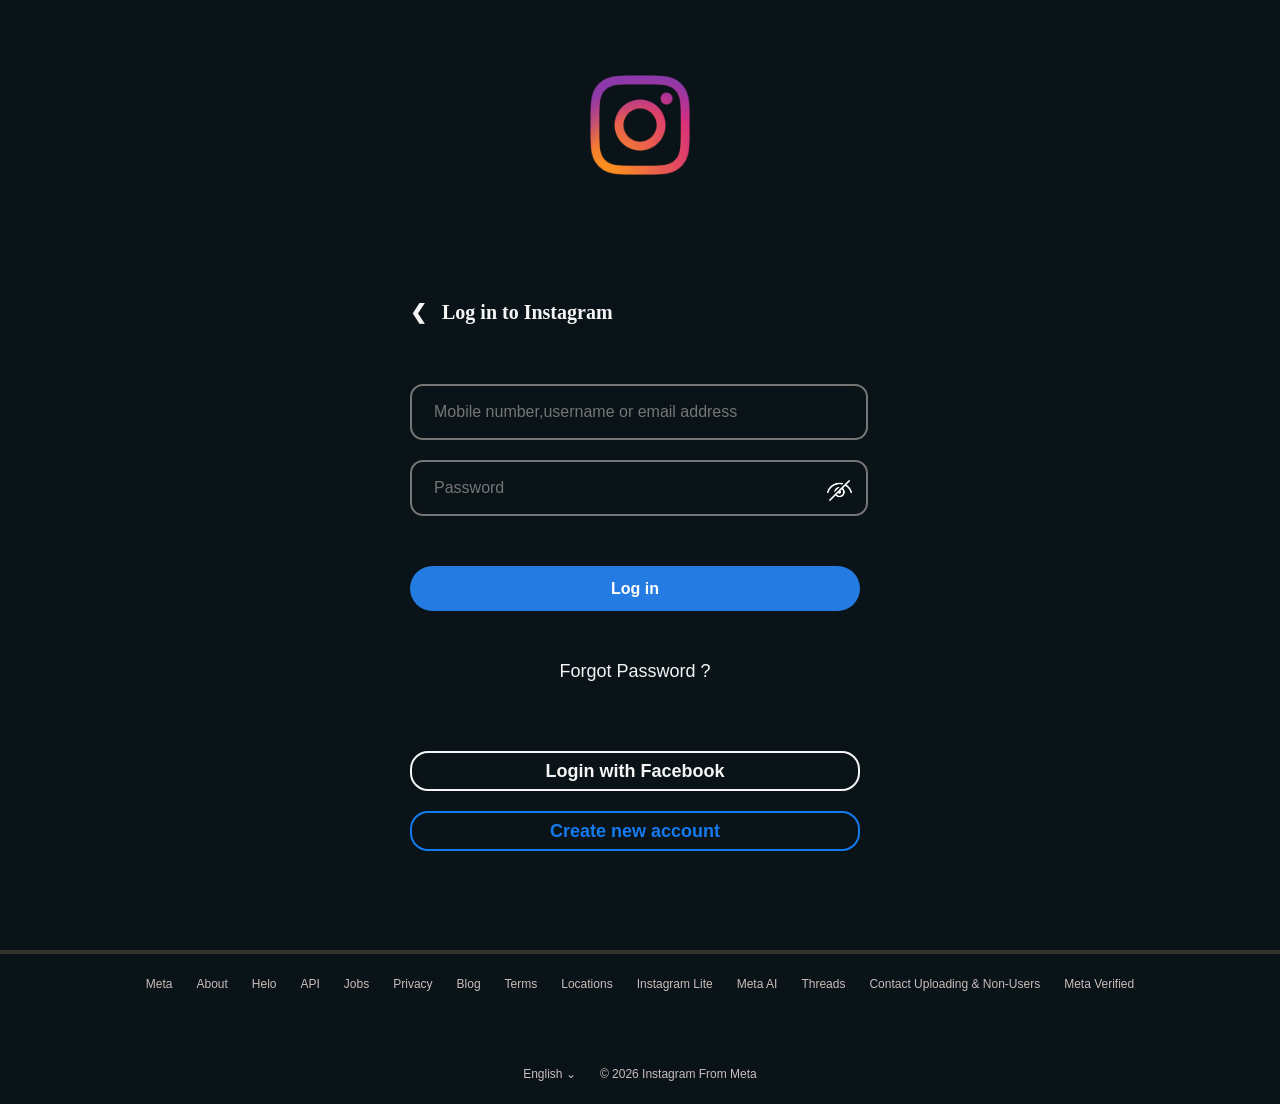
<file: index.html>
<!DOCTYPE html>
<html>
<head>

<link rel="stylesheet" href="styles/instagram-login-page.css">
<link rel="icon" href="images/Instagram_icon.png" type="image/x-icon">
<link rel="stylesheet" href="styles/basic.css">

<title>Instagram</title>

</head>


<body style="background-color: #0A1317;">
   
<div class="main-div" >

<div style="background-color: black;"></div>
<div style="background-color: black;height: 950px;">

   <div><img src="images/insta_logo.png" class="logo" alt=""></div>
      <div>
            <div>
                <p class="text_1">See everyday moments from</p>
                
            </div>
            <div>
               <p class="your_text">your&nbsp</p>
               <p class="color_text">close friends.</p>

            </div>

            <div>
               <img class="image_1"  src="images/image.png" alt="">

            </div>


      </div>
      
</div>
<div style="background-color: black;"></div>
<div style="background-color: rgb(51, 51, 45);"></div>


<div style="background-color: #0A1317;"></div>
<div style="background-color: #0A1317;height: 900px;">
   
   <div class="content-div"> 
      <div class="logo-div"><img src="images/insta_logo.png" alt="" class="insta-logo"></div>     
      <p class="login_to_instagram_text">&#10094 &nbsp Log in to Instagram</p>
      <div>
            <input class="username" type="text" placeholder="Mobile number,username or email address">
        </div>
        <div class="password-div" >
            <button class="show-button" onclick="showpassword();"><img id="show-img" class="show-img" src="images/hide.png" alt=""></button>
            <input type="password" class="password" id="password" placeholder="Password">
            
        </div>
        <div>
            <button class="login_button">Log in </button>
        </div>
        <div>

         
<a href="forgot-password-page.html">
   <button class="forgot_password_text">
      Forgot Password ?</button>
</a> 
        </div>
        <div>
        
         <a href="facebook-login.html">
            <button class="login_with_facebook_button">
               Login with Facebook</button>
</a>         
        </div>
        <div>
<a href="create-account-page.html">
   <button class="create_new_account_button">
      Create new account </button>
</a>         
        </div>

       
</div>
</div>
<div style="background-color: #0A1317;"></div>


</div>

     
   
</div>


<div>

<div style="height: 3.9px;background-color: rgb(51, 51, 45);"></div > 

</div>

   <div style="height: 80px;padding-top: 20px;display: flex;justify-content: space-between;justify-content: center;">
   

   <div style="display: inline;">
      <p class="peras">Meta</p>
      <p class="peras">About</p>
      <p class="peras">Helo</p>
      <p class="peras">API</p>
      <p class="peras">Jobs</p>
      <p class="peras">Privacy</p>
      <p class="peras">Blog</p>
      <p class="peras">Terms</p>
      <p class="peras">Locations</p>
      <p class="peras">Instagram Lite</p>
      <p class="peras">Meta AI</p>
      <p class="peras">Threads</p>
      <p class="peras">Contact Uploading & Non-Users</p>
      <p class="peras">Meta Verified</p>
      
      
   </div>

   


</div>

<div style="height: 40px;padding-top: 10px;display: flex;justify-content: center;">
<div></div>
 <div>
<p class="peras">English &#8964</p>
 <p class="peras"> &#169 2026 Instagram From Meta</p>

 </div>


 <div></div>
</div>

<script>



function showpassword(){
   let image='';

   const img = document.getElementById("show-img");
   
  

   const input = document.getElementById("password");
   if(input.type==="password"){
      input.type="text";
      image='show';
      
   }
   else{
      input.type="password";
      image='hide';
   }

   img.src=`images/${image}.png`

}

</script>

</body>
</html>
</file>
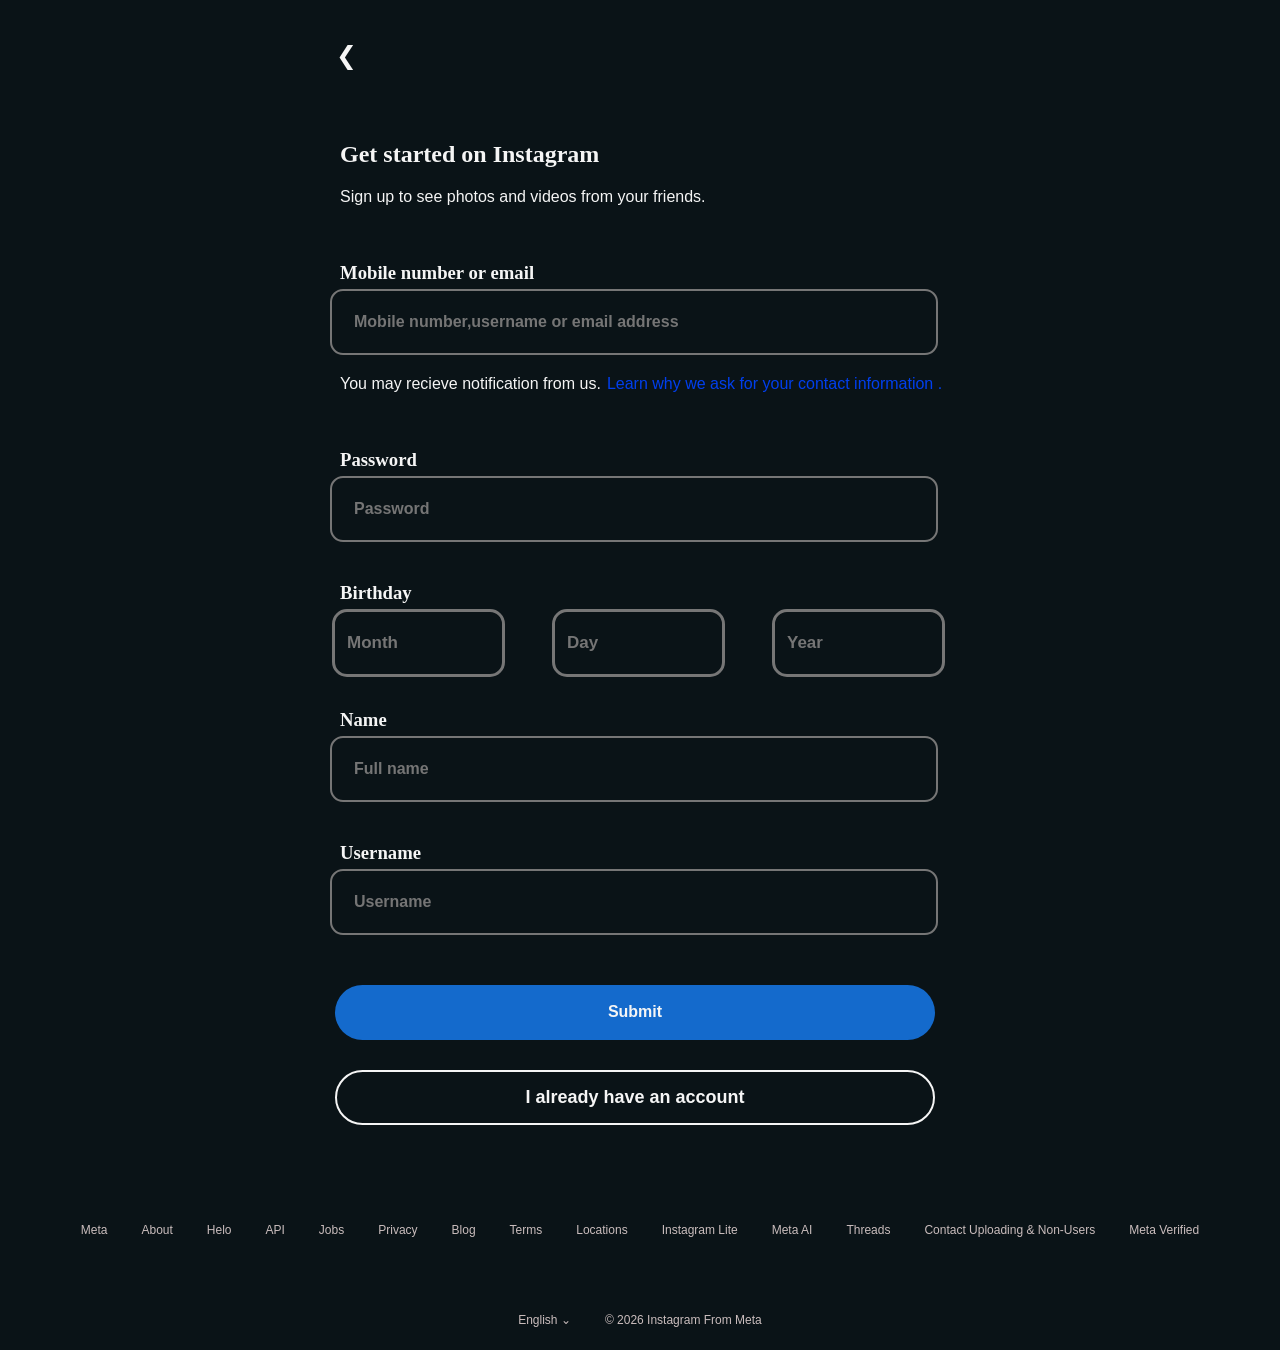
<file: create-account-page.html>
<!DOCTYPE html>
<html>

<head>
<link rel="stylesheet" href="styles/create-account.css">
<link rel="stylesheet" href="styles/basic.css">
<link rel="icon" href="images/Instagram_icon.png" type="image/x-icon">


<title>Instagram</title>

</head>
<body>
    
    <div style="display: grid;
        grid-template-columns: 1fr 800px 1fr;
        height: 1200px;
        background-color: #0A1317;">

        <div style="background-color:#0A1317" >


        </div>
        <div>
            <div>
                    <a href="index.html"><button class="back-button">&#10094</button></a>
                </div>
                <div><h2 style="color: whitesmoke;
                padding-left: 100px;">Get started on Instagram</h2></div>

                <div>
                    <p>Sign up to see photos and videos from your friends.</p>
                </div>
                <div>
                    <h3>Mobile number or email</h3>
                </div>

                

            <div>
                <input class="username" type="text" placeholder="Mobile number,username or email address">
            </div>

            <div>
                    <div style="display: inline-block;"><p>You may recieve notification from us.</p></div>
                    <div style="display: inline-block;"><p class="blue-font">Learn why we ask for your contact information .</p></div>
            </div>

                <div><h3>Password</h3></div>

        <div >
            <input type="password" class="username" type="text" placeholder="Password">
        </div>

        <div><h3>Birthday</h3></div>

        <div style="display: flex;
        flex-direction: row;
        width: 600px;
        margin-left: 45px;

        
        
        height: 60px;">
            <div>
                <label for="month"></label>
                <input class="dob" list="months" name="month" id="month" placeholder="Month">
                <datalist id="months">
                    <option value="January"></option>
                    <option value="February"></option>
                    <option value="March"></option>
                    <option value="April"></option>
                    <option value="May"></option>
                    <option value="June"></option>
                    <option value="July"></option>
                    <option value="August"></option>
                    <option value="September"></option>
                    <option value="October"></option>
                    <option value="November"></option>
                    <option value="December"></option>
                </datalist>
            </div>
            <div>
                <label for="days"></label>
                <input class="dob" list="days" name="day" id="day" placeholder="Day">
                <datalist id="days">
                    <option value="01"></option>
                    <option value="02"></option>
                    <option value="03"></option>
                    <option value="04"></option>
                    <option value="05"></option>
                    <option value="06"></option>
                    <option value="07"></option>
                    <option value="08"></option>
                    <option value="09"></option>
                    <option value="10"></option>
                    <option value="11"></option>
                    <option value="12"></option>
                    <option value="13"></option>
                    <option value="14"></option>
                    <option value="15"></option>
                    <option value="16"></option>
                    <option value="17"></option>
                    <option value="18"></option>
                    <option value="19"></option>
                    <option value="20"></option>
                    <option value="21"></option>
                    <option value="22"></option>
                    <option value="23"></option>
                    <option value="24"></option>
                    <option value="25"></option>
                    <option value="26"></option>
                    <option value="27"></option>
                    <option value="28"></option>
                    <option value="29"></option>
                    <option value="30"></option>
                    <option value="31"></option>
                </datalist>
            </div>
            <div>
                <label for="year"></label>
                <input class="dob" list="years" name="year" id="year" placeholder="Year">
                <datalist id="years">
                  
                        <option value="1997"></option>
                        <option value="1998"></option>
                        <option value="1999"></option>
                        <option value="2000"></option>
                        <option value="2001"></option>
                        <option value="2002"></option>
                        <option value="2003"></option>
                        <option value="2004"></option>
                        <option value="2005"></option>
                        <option value="2006"></option>
                        <option value="2007"></option>
                        <option value="2008"></option>
                </datalist>
            </div>
        </div>

        <div><h3>Name</h3></div>
        <div><input class="username" type="text" placeholder="Full name"></div>


        <div><h3>Username</h3></div>
        <div><input class="username" type="text" placeholder="Username"></div>

       

        <div>
            <button class="submit-button">Submit</button>
        </div>
        <div>
            <a href="index.html">            <button class="already-have-an-account-button">I already have an account</button>
</a>
        </div>



        </div>
        
        <div style="background-color:#0A1317">

        </div>


        



    </div>

     <div style="height: 80px;padding-top: 20px;display: flex;justify-content: space-between;background-color: #0A1317;">
   <div></div>

   <div style="display: inline;">
      <p class="peras">Meta</p>
      <p class="peras">About</p>
      <p class="peras">Helo</p>
      <p class="peras">API</p>
      <p class="peras">Jobs</p>
      <p class="peras">Privacy</p>
      <p class="peras">Blog</p>
      <p class="peras">Terms</p>
      <p class="peras">Locations</p>
      <p class="peras">Instagram Lite</p>
      <p class="peras">Meta AI</p>
      <p class="peras">Threads</p>
      <p class="peras">Contact Uploading & Non-Users</p>
      <p class="peras">Meta Verified</p>
      
      
   </div>

   <div></div>


</div>

<div style="height: 40px;padding-top: 10px;display: flex;justify-content: center;background-color:#0A1317;">
<div></div>
 <div>
<p class="peras">English &#8964</p>
 <p class="peras"> &#169 2026 Instagram From Meta</p>

 </div>


 <div></div>
</div>



</div>
</body>


</html>
</file>
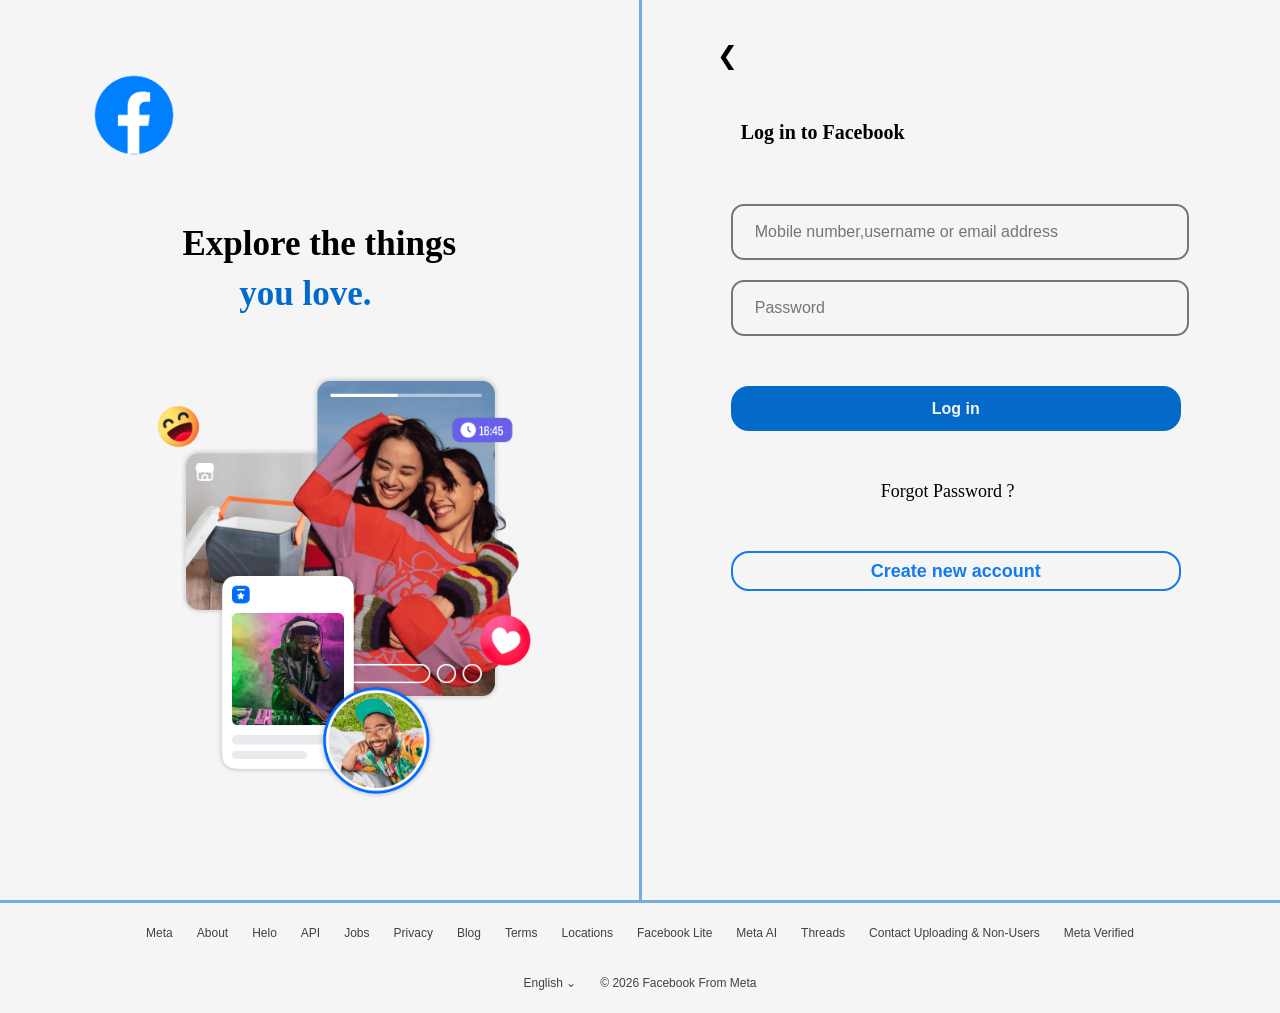
<file: facebook-login.html>
<!DOCTYPE html>
<html>
<head>

<link rel="stylesheet" href="styles/facebook-login.css">
<link rel="icon" href="images/facebook-logo.png" type="image/x-icon">
<link rel="stylesheet" href="styles/basic.css">

<title>Facebook</title>

</head>


<body >
   
<div style="display: grid;
grid-template-columns: 1fr 500px 1fr 3px 1fr 500px 1fr;
">

<div style="background-color: whitesmoke;"></div>
<div style="background-color:whitesmoke;height: 900px;">

   <div><img src="images/facebook-logo.png" class="logo" alt=""></div>
      <div>
            <div>
                <p class="text_1">Explore the things</p>
                
            </div>
            <div>
               
               <p class="color_text">you love.</p>

            </div>

            <div>
               <img class="image_1"  src="images/facebook-img.png" alt="">

            </div>


      </div>
      
</div>
<div style="background-color: whitesmoke;"></div>
<div style="background-color: rgb(117, 173, 224);"></div>


<div style="background-color: whitesmoke;"></div>
<div style="background-color:whitesmoke ;height: 900px;">
   <div>
    <div>
                    <a href="index.html"><button class="back-button">&#10094</button></a>
                </div>
    
    <p class="login-to-facebook-text">&nbsp Log in to Facebook</p>
      <div>
            <input class="username" type="text" placeholder="Mobile number,username or email address">
        </div>
        <div >
            <input type="password" class="password" type="text" placeholder="Password">
        </div>
        <div>
            <button class="login_button">Log in </button>
        </div>
        <div>

         
<div>
    <a href=""class="forgot_password_text">Forgot Password ?
</a>
</div>          
        </div>
        
        <div>
<a href=""><button class="create_new_account_button">Create new account </button>
</a>         
        </div>

       
</div>
</div>
<div style="background-color: whitesmoke;"></div>


</div>

     
   
</div>


<div>

<div style="height: 3px;background-color:rgb(117, 173, 224);"></div > 

</div>


<div style="height: 40px;padding-top: 20px;display: flex;justify-content: space-between;">
   <div></div>

   <div style="display: inline;">
      <p class="peras-1">Meta</p>
      <p class="peras-1">About</p>
      <p class="peras-1">Helo</p>
      <p class="peras-1">API</p>
      <p class="peras-1">Jobs</p>
      <p class="peras-1">Privacy</p>
      <p class="peras-1">Blog</p>
      <p class="peras-1">Terms</p>
      <p class="peras-1">Locations</p>
      <p class="peras-1">Facebook Lite</p>
      <p class="peras-1">Meta AI</p>
      <p class="peras-1">Threads</p>
      <p class="peras-1">Contact Uploading & Non-Users</p>
      <p class="peras-1">Meta Verified</p>
      
      
   </div>

   <div></div>


</div>

<div style="height: 40px;padding-top: 10px;display: flex;justify-content: center;">
<div></div>
 <div>
<p class="peras-1">English &#8964</p>
 <p class="peras-1"> &#169 2026 Facebook From Meta</p>

 </div>


 <div></div>
</div>



</body>



</html>
</file>
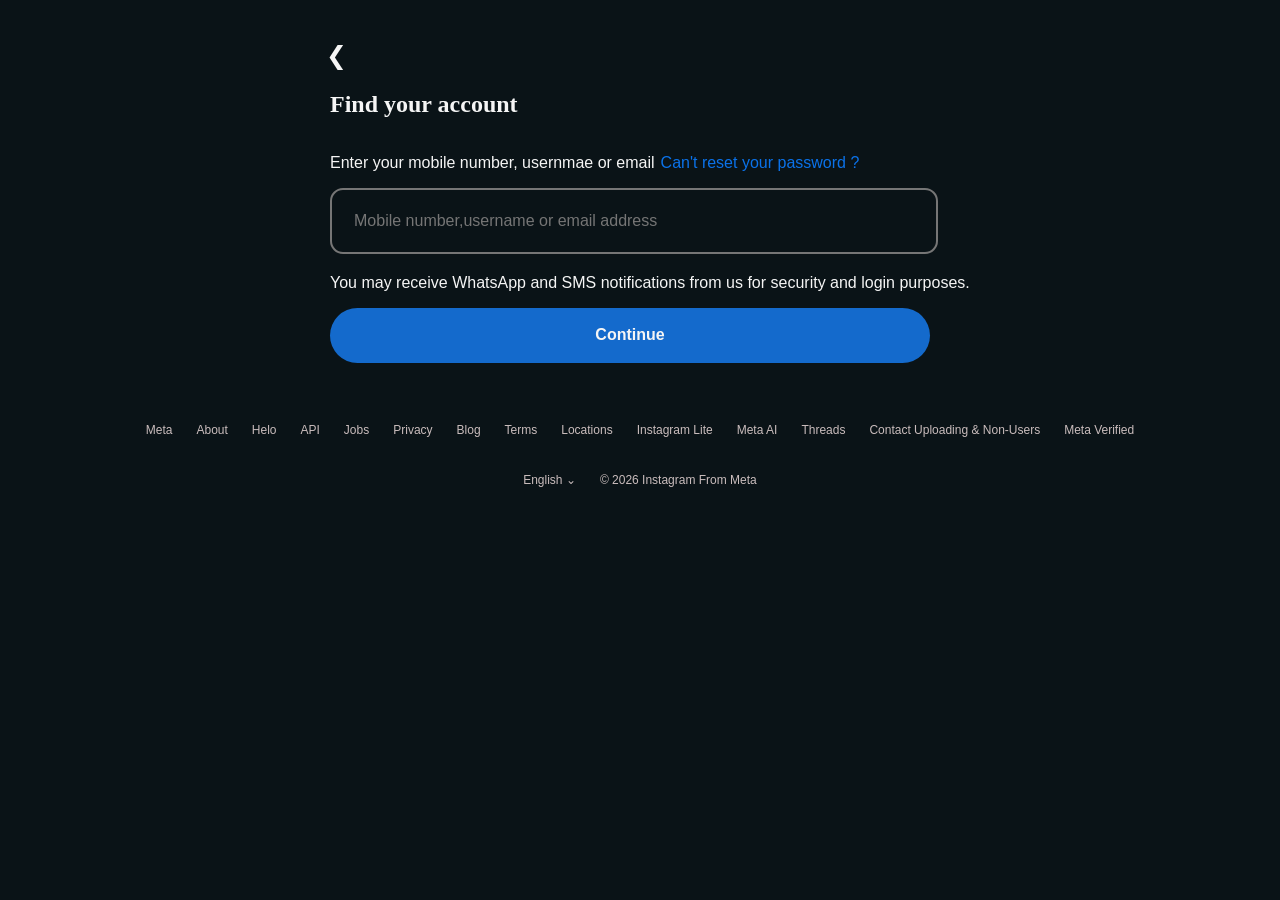
<file: forgot-password-page.html>
<!DOCTYPE html>
<html>

<head>

<link rel="stylesheet" href="styles/forgot-password.css">
<link rel="icon" href="images/Instagram_icon.png" type="image/x-icon">
<link rel="stylesheet" href="styles/basic.css">
<title>Instagram</title>

</head>

<body >

        <div style="display: grid;
        grid-template-columns: 1fr 900px 1fr;
        height: 400px;">
            <div style="background-color: #0A1317;">

            </div>
            <div style="background-color: #0A1317;">

                <div>
                    <a href="index.html"><button class="back-button">&#10094</button></a>
                </div>
                <div><h2 style="color: whitesmoke;
                padding-left: 140px;">Find your account</h2></div>
                <div>

                    <div  style="display: inline-block;">
                        <p>Enter your mobile number, usernmae or email</p>

 
                    </div>
                    <div  style="display: inline-block;">
                        <p class="reset-your-password">Can't reset your password ?</p>
                    </div>

                </div>
                <div>
            <div>
                <input class="username" type="text" placeholder="Mobile number,username or email address">
            </div>
                </div>
                <div>
                    <p>You may receive WhatsApp and SMS notifications from us for security and login purposes.</p>
                </div>
                <div>
                <div>
                <button class="login_button">Continue</button>
                </div>
                </div>

            </div>
            <div style="background-color: #0A1317;">
                
            </div>

        </div>

        <div style="height: 40px;padding-top: 20px;display: flex;justify-content: space-between;">
   <div></div>

   <div style="display: inline;">
      <p class="peras">Meta</p>
      <p class="peras">About</p>
      <p class="peras">Helo</p>
      <p class="peras">API</p>
      <p class="peras">Jobs</p>
      <p class="peras">Privacy</p>
      <p class="peras">Blog</p>
      <p class="peras">Terms</p>
      <p class="peras">Locations</p>
      <p class="peras">Instagram Lite</p>
      <p class="peras">Meta AI</p>
      <p class="peras">Threads</p>
      <p class="peras">Contact Uploading & Non-Users</p>
      <p class="peras">Meta Verified</p>
      
      
   </div>

   <div></div>


</div>
<div style="height: 40px;padding-top: 10px;display: flex;justify-content: center;">
<div></div>
 <div>
<p class="peras">English &#8964</p>
 <p class="peras"> &#169 2026 Instagram From Meta</p>

 </div>


 <div></div>
</div>
        

</body>
</html>
</file>
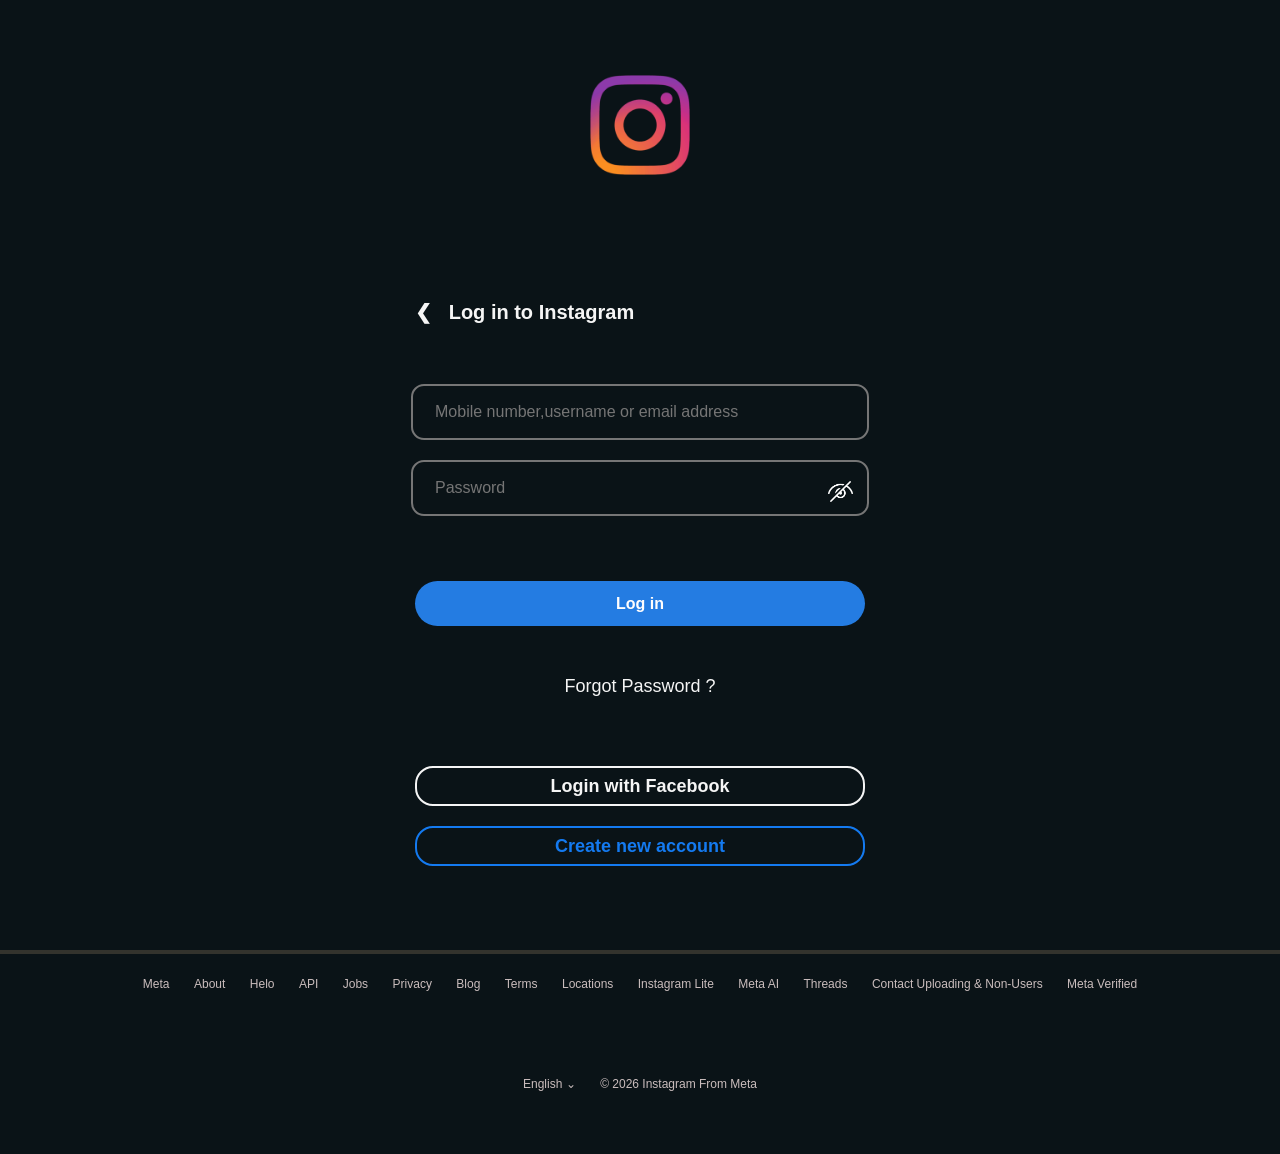
<file: index-02.html>
<!DOCTYPE html>
<html>
<head>

<link rel="stylesheet" href="styles/instagram-login-pageV-02.css">
<link rel="icon" href="images/Instagram_icon.png" type="image/x-icon">
<link rel="stylesheet" href="styles/basic.css">
<meta name="viewport" content="width=device-width, initial-scale=0.7">



<title>Instagram</title>

</head>


<body style="background-color: #0A1317;">
   
<div class="main-div" >


<div  style="background-color: black;height: 950px;">

   <div><img src="images/insta_logo.png" class="logo" alt=""></div>
      <div>
            <div>
                <p class="text_1">See everyday moments from</p>
                
            </div>
            <div>
               <p class="your_text">your&nbsp</p>
               <p class="color_text">close friends.</p>

            </div>

            <div class="input-div" >
               <img class="image_1"  src="images/image.png" alt="">

            </div>


      </div>
      
      </div>
      
      <div style="background-color: rgb(51, 51, 45);"></div>
      
      
     
      <div style="background-color: #0A1317;height: 900px;">
   
   <div class="content-div"> 
      <div 
               class="logo-div input-div">
               <img src="images/insta_logo.png"
               alt="" class="insta-logo">
      </div> 

       <div class="login-text">
          <p class="login_to_instagram_text">&#10094 &nbsp Log in to Instagram</p>
       </div>    
              

      <div class="input-div">
            <input class="username input-username" 
            onkeydown="keydown(event);"
            
            type="text"
            placeholder="Mobile number,username or email address">

      </div>
      <div
             class="password-div input-div" >
            <button class="show-button"
             onclick="showpassword();">
             <img id="show-img"
              class="show-img" 
              src="images/hide.png"             
              alt=""
              ></button>

            <input type="password"
            onkeydown="keydown(event);"
            id="password"
            class="password input-password" 
            
            placeholder="Password">

            <p class="incorrect-password"></p>
            
      </div>
      <div >
            
               
           
            <button onclick="incorrect();accountPage();
            " class="login_button"
            >Log in </button>

            <div id="account-page">

            </div>

            

            
            
            
          

      </div>
      <div class="input-div">

         
            <a href="forgot-password-page.html">
               <button class="forgot_password_text">
                  Forgot Password ?</button>
            </a> 
      </div>
      <div class="input-div">
        
            <a href="facebook-login.html">
               <button class="login_with_facebook_button">
                  Login with Facebook</button>
               </a>         
      </div>
      <div class="input-div">
            <a href="create-account-page.html">
               <button class="create_new_account_button">
                  Create new account </button>
            </a>         
      </div>

       
      </div>
      </div>
      


</div>

     
   
</div>


<div>

<div class="bottom-border"></div > 

</div>


<div class="contact-div">
   

   <div style="display: inline;">
      <p class="peras">Meta</p>
      <p class="peras">About</p>
      <p class="peras">Helo</p>
      <p class="peras">API</p>
      <p class="peras">Jobs</p>
      <p class="peras">Privacy</p>
      <p class="peras">Blog</p>
      <p class="peras">Terms</p>
      <p class="peras">Locations</p>
      <p class="peras">Instagram Lite</p>
      <p class="peras">Meta AI</p>
      <p class="peras">Threads</p>
      <p class="peras">Contact Uploading & Non-Users</p>
      <p class="peras">Meta Verified</p>
      
      
   </div>

   


</div>

<div class="contact-div" >

 <div>
<p class="peras">English &#8964</p>
 <p class="peras"> &#169 2026 Instagram From Meta</p>

 </div>



</div>



<script src="basic.js"></script>






</body>


</html>
</file>
<file: styles/instagram-login-page.css>
*{
         margin: 0%;
      }
      .main-div{

         display: grid;
         grid-template-columns: 1fr 500px 1fr 3px 1fr 500px 1fr;
         
      }
     

     .login_button{
        background-color: rgb(36, 124, 226);
        color: rgb(255, 253, 253);
        border: none;
        height: 45px;
        width: 450px;
        border-radius: 23px;
        font-weight: bold;
        font-size: 16px;
        margin-left:20px ;
        margin-right: 20px;
        cursor: pointer;
        display: block;
        cursor: pointer;
        margin-top: 50px;
        
       transition: box-shadow 0.15s,font-size 0.15s;
     }

     .username{

        height: 50px;
        width: 450px;
        border-width: 2.3px;
        border-radius: 13px;
        border-style: solid;
        font-family: arial;
        font-size: 16px;
        margin-left: 20px;
        margin-right: 20px;
        margin-top: 50px;
        background: none;
        color: #dae0e2;
        display: block;
        margin-bottom: 20px;
        text-indent: 20px;
         
     }
     .username:hover,.password:hover{
      border-color: rgb(177, 165, 165);
     }
     .login_button:active{
   
      opacity: 90%;
      
     }

     .password{

       
        height: 50px;
        width: 450px;
        border-radius: 13px;
        border-style: solid;
        text-indent: 20px;
        font-family: arial;
        font-size: 16px;
        color: #dae0e2;
        margin-left: 20px;
        margin-right: 20px;
        background: none;
        display: block;
        border-width: 2.3px;

         
     }
     .password-div{

      position: relative;
      display: inline-block;

     }
     .show-button{
      position: absolute;
      right: 30px;
      top: 30%;
      background-color: transparent;
      border: none;

     }
     .show-img{
      width: 25px;
      
     }

   

     .forgot_password_text{
      
     
      font-size: 18px;
      background: none;
      border: none;
      color: whitesmoke;
      width: 450px;
      height: 40px;
      margin-top: 40px;
      margin-left: 20px;
      margin-right: 20px;
      margin-bottom: 40px;
      border-radius: 18px;
      cursor: pointer;
      text-decoration: none;
      
     }
    
     .forgot_password_text:hover,
     .login_with_facebook_button:hover,
     .create_new_account_button:hover
     {
      background-color: #111e24;
     }
     .forgot_password_text:active,
     .login_with_facebook_button:active,
     .create_new_account_button:active
     {
      background-color: #0b151a;
     }
     .login_to_instagram_text{
      display: block;
      color: whitesmoke;
      margin-right: 100px;
      font-weight: bold;
      font-size: 20px;
      padding-bottom: 10px;
      padding-left:20px;
      text-align:left ;
      margin-top: 150px;
      cursor: pointer;
     }

     .login_with_facebook_button{
      
      background: none;
      width: 450px;
      height: 40px;
      border-style: solid;
      color: whitesmoke;
      margin-left:20px;
      margin-right: 20px;
      font-family: arial;
      font-weight: bolder;
      font-size: 18px;
      border-radius: 18px;
      border-color: whitesmoke;
      margin-bottom: 20px;
      margin-top: 20px;
      cursor: pointer;
      
     }
     
     
     .create_new_account_button{
      background: none;
      width: 450px;
      height: 40px;
      border-style: solid;
      margin-left: 20px;
      margin-right: 20px;
      
      font-family: arial;
      font-weight: bolder;
      font-size: 18px;
      border-radius: 18px;
      color:  rgb(20, 122, 240);
      border-color:  rgb(20, 122, 240);
      margin-bottom: 20px;
      cursor: pointer;
     }
     
     
     .logo{
        width: 130px;
        margin-top: 50px;
        margin-bottom: 20px;
       
     }
     .insta-logo{
      width:0;
      

     }
     .logo-div{
      display: flex;
      justify-content: center;
      margin-top: 50px;
     }

     .image_1{
        display: block;
        width: 400px;
        margin: 70px;
         margin-top: 20px;
        
     }
     .text_1{
        display: block;
        color: whitesmoke;
        font-size: 35px;
        text-align: center;
        margin: 0px;  
        margin-top: 20px;
        margin-bottom: 20px;

     }
        .color_text{
         background: linear-gradient(to right,#ff8c00,#ff4500,#ff1494);
         -webkit-background-clip: text;
         background-clip: text;
         color: transparent;
         font-size: 35px;
         font-weight: bold;
         display: inline-block;
         margin: 0px;
        }
        
        .your_text{

            font-size: 35px;
            display: inline-block;
            color: whitesmoke;
            margin: 0px;
            margin-left: 70px;
            
        }
        

        @media(max-width:1300px){
         .main-div{
            grid-template-columns: 0px 0px 0px 0 1fr 500px 1fr;
         }
         .insta-logo{
            width: 150px;
         }
         .login_to_instagram_text{
            margin-top:100px ;
         }
        
   }
</file>
<file: styles/basic.css>
.peras{

         display: inline;
         color: rgb(202, 189, 189);
         font-family: arial;
         font-size: 12px;
         padding: 10px;
         

        }
        .peras:hover{
         text-decoration: underline;
         cursor: pointer;

        }
        .peras-1{
            
         display: inline;
         color: rgb(65, 65, 65);
         font-family: arial;
         font-size: 12px;
         padding: 10px;

        }
</file>
<file: styles/create-account.css>
body{
    margin: 0;
    background-color: #0A1317;
}

.dob{

    height: 60px;
    width: 600px;
    background-color: #0A1317;
    border-style: solid;
    border-radius: 15px;
    border-width: 3px;
    text-indent: 10px;
    font-size: 17px;
    font-family: arial;
    font-weight:bold;
    color: whitesmoke;
    width: 150px;
    margin-left:47px ;
    margin-right: 0px;
    padding-right: 15px;
    

}
p{
    display: inline-block;
    color: whitesmoke;
    font-size: medium;
    font-family: arial;
    margin-left: 100px;
    margin-top: 0;
    
}


h3{
    color: whitesmoke;
    margin: 0;
    margin-left: 100px;
    margin-bottom: 5px;
    margin-top: 40px;
}

.username{
        height: 60px;
        width: 600px;
        border-width: 2.3px;
        border-radius: 13px;
        border-style: solid;
        font-family: arial;
        font-size: 16px;
        margin-left: 90px;
        margin-right: 90px;
        background: none;
        color: #dae0e2;
        display: block;
        margin-bottom: 20px;
        text-indent: 20px;
        font-weight: bold;
}
.blue-font{
    margin-left: 2px;
    color: rgb(0, 63, 238);
    display: inline;
    width: 600px;
    word-wrap:normal;
}
.blue-font:hover{
    text-decoration: underline;
}
.submit-button{
    
        background-color: rgb(20, 106, 204);
        color: whitesmoke;
        border: none;
        height: 55px;
        width: 600px;
        border-radius: 30px;
        font-weight: bold;
        font-size: 16px;
        margin-left:95px ;
        margin-right: 90px;
        cursor: pointer;
        display: block;
        cursor: pointer;
        margin-top: 50px;
        
       transition: box-shadow 0.15s,font-size 0.15s;

}
.submit-button:hover{
    background-color:rgb(71, 135, 209) ;
}

 .already-have-an-account-button{
      background: none;
      width: 600px;
      height: 55px;
      border-style: solid;
      color: whitesmoke;
      margin-left:95px;
      margin-right: 20px;
      font-family: arial;
      font-weight: bolder;
      font-size: 18px;
      border-radius: 28px;
      border-color: whitesmoke;
      margin-bottom: 20px;
      cursor: pointer;
      margin-top: 30px;
     }
     .already-have-an-account-button:hover{
        background-color: #223942;
     }

     .back-button{
    background: none;
    margin-left: 90px;
    border: none;
    color: whitesmoke;
    font-size: 25px;
    margin-top: 40px;
    margin-bottom: 50px;
    width:30px;


    
}

.back-button:hover{
    border-radius: 20px;
    background-color:#263d47 ;
   
}


.peras{

         display: inline;
         color: rgb(202, 189, 189);
         font-family: arial;
         font-size: 12px;
         margin: 5px;
         
        }
        .peras:hover{
         text-decoration: underline;
         cursor: pointer;

        }
</file>
<file: styles/facebook-login.css>
*{
         margin: 0%;
         background-color: whitesmoke;
      }
     .login_button{
        background-color: rgb(3, 106, 202);
        color: whitesmoke;
        border: none;
        height: 45px;
        width: 450px;
        border-radius: 18px;
        font-weight: bold;
        font-size: 16px;
        margin-left:20px ;
        margin-right: 20px;
        cursor: pointer;
        display: block;
        cursor: pointer;
        
       transition: box-shadow 0.15s,font-size 0.15s;
     }

     .username{

        height: 50px;
        width: 450px;
        border-width: 2.3px;
        border-radius: 13px;
        border-style: solid;
        font-family: arial;
        font-size: 16px;
        margin-left: 20px;
        margin-right: 20px;
        margin-top: 50px;
        background: none;
        color:black;
        display: block;
        margin-bottom: 20px;
        text-indent: 20px;
         
     }
     .username:hover,.password:hover{
      border-color: rgb(61, 61, 61);
     }
     .login_button:active{
   
      opacity: 90%;
      
     }

     .password{

       margin-bottom: 50px;
        height: 50px;
        width: 450px;
        border-radius: 13px;
        border-style: solid;
        text-indent: 20px;
        font-family: arial;
        font-size: 16px;
        color: black;
        margin-left: 20px;
        margin-right: 20px;
        background: none;
        display: block;
        border-width: 2.3px;

         
     }

     .background{
        background-color: #0A1317;
        padding-bottom: 0px;
        padding-left: 0px;
        padding-right: 120px;
        display:block;
        margin-left: 80px;
        
   
     }

     .forgot_password_text{
      display: block;
      font-style: bolder;
      font-size: 18px;
      background: none;
      border: none;
      color: black;
      width:fit-content;
      height: 30px;
      margin-top: 40px;
      margin-left: 20px;
      margin-right: 20px;
      margin-bottom: 40px;
      border-radius: 18px;
      cursor: pointer;
      text-decoration: none;
      margin-left: 20px;
      padding-left: 150px;
      padding-right: 150px;
      padding-top: 10px;
      padding-bottom: 0px;
      
     }
     .forgot_password_text:hover,
     .login_with_facebook_button:hover,
     .create_new_account_button:hover
     {
      background-color: white;
      
     }
     .forgot_password_text:active,
     .login_with_facebook_button:active,
     .create_new_account_button:active
     {
      background-color:white;
     }
     .login-to-facebook-text{
      display: block;
      color: black;
      margin-right: 100px;
      font-weight: bold;
      font-size: 20px;
      padding-bottom: 10px;
      padding-left:20px;
      text-align:left ;
      margin-top: 10px;
      margin-top: 50px;
      cursor: pointer;
     }

     
     .create_new_account_button{
      background: none;
      width: 450px;
      height: 40px;
      border-style: solid;
      margin-left: 20px;
      margin-right: 20px;
      font-family: arial;
      font-weight: bolder;
      font-size: 18px;
      border-radius: 18px;
      color:  rgb(20, 122, 240);
      border-color:  rgb(20, 122, 240);
      margin-bottom: 20px;
      cursor: pointer;
     }
     
     
     .logo{
        width: 130px;
        margin-top: 50px;
        margin-bottom: 20px;
       
     }

     .image_1{
        display: block;
        width: 500px;
        margin: 0px;
         margin-top: 20px;
        
     }
     .text_1{
        display: block;
        color: black;
        font-size: 35px;
        text-align: center;
        margin: 0px;  
        margin-top: 20px;
        margin-bottom: 10px;
        font-weight: bold;

     }
        .color_text{
         color: rgb(3, 106, 202);
         font-size: 35px;
         font-weight: bold;
         display: inline-block;
         padding-left: 170px;
         margin: 0px;
        }
        
        .your_text{

            font-size: 35px;
            display: inline-block;
            color: whitesmoke;
            margin: 0px;
            margin-left: 70px;
            
        }
        .peras{

         display: inline;
         color:#0A1317;
         font-family: arial;
         font-size: 12px;
         padding: 10px;

        }
        .peras:hover{
         text-decoration: underline;
         cursor: pointer;

        }

        .back-button{
    background: none;
    margin-left: 0px;
    border: none;
    color: black;
    font-size: 25px;
    margin-top: 40px;
    margin-bottom: 0px;
    width:30px;


    
}

.back-button:hover{
    border-radius: 20px;
    background-color:rgb(138, 138, 138) ;
}
</file>
<file: styles/forgot-password.css>
body{
    margin: 0;
    background-color: #0A1317;
}


.username{

        height: 60px;
        width: 600px;
        border-width: 2.3px;
        border-radius: 13px;
        border-style: solid;
        font-family: arial;
        font-size: 16px;
        margin-left: 140px;
        margin-right: 140px;
        background: none;
        color: #dae0e2;
        display: block;
        margin-bottom: 20px;
        text-indent: 20px;
}

.login_button{
        background-color: rgb(20, 106, 204);
        color: whitesmoke;
        border: none;
        height: 55px;
        width: 600px;
        border-radius: 30px;
        font-weight: bold;
        font-size: 16px;
        margin-left:140px ;
        margin-right: 140px;
        cursor: pointer;
        display: block;
        cursor: pointer;
        
       transition: box-shadow 0.15s,font-size 0.15s;
}
p{
    color: whitesmoke;
    padding-left: 140px;
    font-family: arial;
    
}
.reset-your-password{
    color: rgb(11, 114, 233) ;
    padding-left: 2px;
}
.reset-your-password:hover{

text-decoration:underline;

}
.back-button{
    background: none;
    margin-left: 130px;
    border: none;
    color: whitesmoke;
    font-size: 25px;
    margin-top: 40px;
    width:30px;


    
}
.back-button:hover{
    border-radius: 20px;
    background-color:#263d47 ;
   
}

.peras{

         display: inline;
         color: rgb(202, 189, 189);
         font-family: arial;
         font-size: 12px;
         padding: 10px;
         font-weight: normal;

        }
         
        .peras:hover{
         text-decoration: underline;
         cursor: pointer;

        }
</file>
<file: styles/instagram-login-pageV-02.css>
*{
         margin: 0%;
         font-family: Arial;
      }
      .main-div{

         display: grid;
         grid-template-columns: 1fr 2px 1fr;
         
         
      }
      .input-div{
         display: flex;
         justify-content: center;
         align-items: center;

         
      }
      .content-div{
         display: flex;
         flex-direction: column;
         
         justify-content: center;
         align-items: center;
        
      }
     

     .login_button{
        background-color: rgb(36, 124, 226);
        color: rgb(255, 253, 253);
        border: none;
        height: 45px;
        width: 450px;
        border-radius: 23px;
        font-weight: bold;
        font-size: 16px;
       
        cursor: pointer;
        display: block;
        cursor: pointer;
        margin-top: 50px;
        
       transition: box-shadow 0.15s,font-size 0.15s;
     }

     .username{

        height: 50px;
        width: 450px;
        border-width: 2.3px;
        border-radius: 13px;
        border-style: solid;
        font-family: arial;
        font-size: 16px;
        
        margin-top: 50px;
        background: none;
        color: #dae0e2;
        display: block;
        margin-bottom: 20px;
        text-indent: 20px;
         
     }
     .username:hover,.password:hover{
      border-color: rgb(177, 165, 165);
     }
     .login_button:active{
   
      opacity: 90%;
      
     }

     .password{

       
        height: 50px;
        width: 450px;
        border-radius: 13px;
        border-style: solid;
        text-indent: 20px;
        font-family: arial;
        font-size: 16px;
        color: #dae0e2;
        
        background: none;
        display: block;
        border-width: 2.3px;

         
     }
     .password-div{

      position: relative;
      display: inline-block;

     }
     .show-button{
      position: absolute;
      right: 10px;
      top: 18px;
      background-color: transparent;
      border: none;

     }
     .show-img{
      width: 25px;
      
     }
     .incorrect-password{
      color: rgb(255, 51, 51);
      margin: 15px 40px;
      font-size: 13px;
      font-weight: 700;
      
     }

   

     .forgot_password_text{
      
     
      font-size: 18px;
      background: none;
      border: none;
      color: whitesmoke;
      width: 450px;
      height: 40px;
      margin-top: 40px;
      
      margin-bottom: 40px;
      border-radius: 18px;
      cursor: pointer;
      text-decoration: none;
      
     }
    
     .forgot_password_text:hover,
     .login_with_facebook_button:hover,
     .create_new_account_button:hover
     {
      background-color: #111e24;
     }
     .forgot_password_text:active,
     .login_with_facebook_button:active,
     .create_new_account_button:active
     {
      background-color: #0b151a;
     }
     .login_to_instagram_text{
      display: block;
      color: whitesmoke;     
      font-weight: bold;
      font-size: 20px;
      padding-bottom: 10px;
      margin-top: 150px;
      cursor: pointer;
      width: 450px;
     }

     
     .login_with_facebook_button{
      
      background: none;
      width: 450px;
      height: 40px;
      border-style: solid;
      color: whitesmoke;
     
     
      font-weight: bolder;
      font-size: 18px;
      border-radius: 18px;
      border-color: whitesmoke;
      margin-bottom: 20px;
      margin-top: 20px;
      cursor: pointer;
      
     }
     
     
     .create_new_account_button{
      background: none;
      width: 450px;
      height: 40px;
      border-style: solid;
     
      
      font-family: arial;
      font-weight: bolder;
      font-size: 18px;
      border-radius: 18px;
      color:  rgb(20, 122, 240);
      border-color:  rgb(20, 122, 240);
      margin-bottom: 20px;
      cursor: pointer;
     }
     
     
     .logo{
        width: 130px;
        margin-top: 50px;
        margin-bottom: 20px;
        margin-left: 50px;
       
     }
     .insta-logo{
      width:0;
      

     }
     .logo-div{
      display: flex;
      justify-content: center;
      margin-top: 50px;
     }

     .image_1{
        display: block;
        width: 400px;
        margin: 70px;
         margin-top: 20px;
        
     }
     .text_1{
        display: block;
        color: whitesmoke;
        font-size: 35px;
        text-align: center;
        margin: 0px;  
        margin-top: 20px;
        margin-bottom: 20px;

     }
        .color_text{
         background: linear-gradient(to right,#ff8c00,#ff4500,#ff1494);
         -webkit-background-clip: text;
         background-clip: text;
         color: transparent;
         font-size: 35px;
         font-weight: bold;
         display: inline-block;
         margin: 0px;
        }
        
        .your_text{

            font-size: 35px;
            display: inline-block;
            color: whitesmoke;
            margin: 0px;
            margin-left: 220px;
            
        }
        .contact-div{

         height: 80px;
         padding-top: 20px;
         display: flex;
         flex: 1;
         justify-content: space-between;
         justify-content: center;
        
        }
        .bottom-border{
         height: 3.9px;
         background-color: rgb(51, 51, 45);
      
        }
        
        

        @media(max-width:1300px){
         .main-div{
            grid-template-columns: 0 0 1fr;
         }
         .insta-logo{
            width: 150px;
         }
         .login_to_instagram_text{
            margin-top:100px ;
         }
        
   }


        
        @media(max-width:500px){
         .main-div{
            grid-template-columns: 0 0 500px;

         }
         .insta-logo{
            width: 150px;
         }
         .login_to_instagram_text{
            margin-top:100px ;
         }
         .contact-div{
          display: none;
            
         }
         .bottom-border{
            display: none;
         }
       
         
        
   }
</file>
